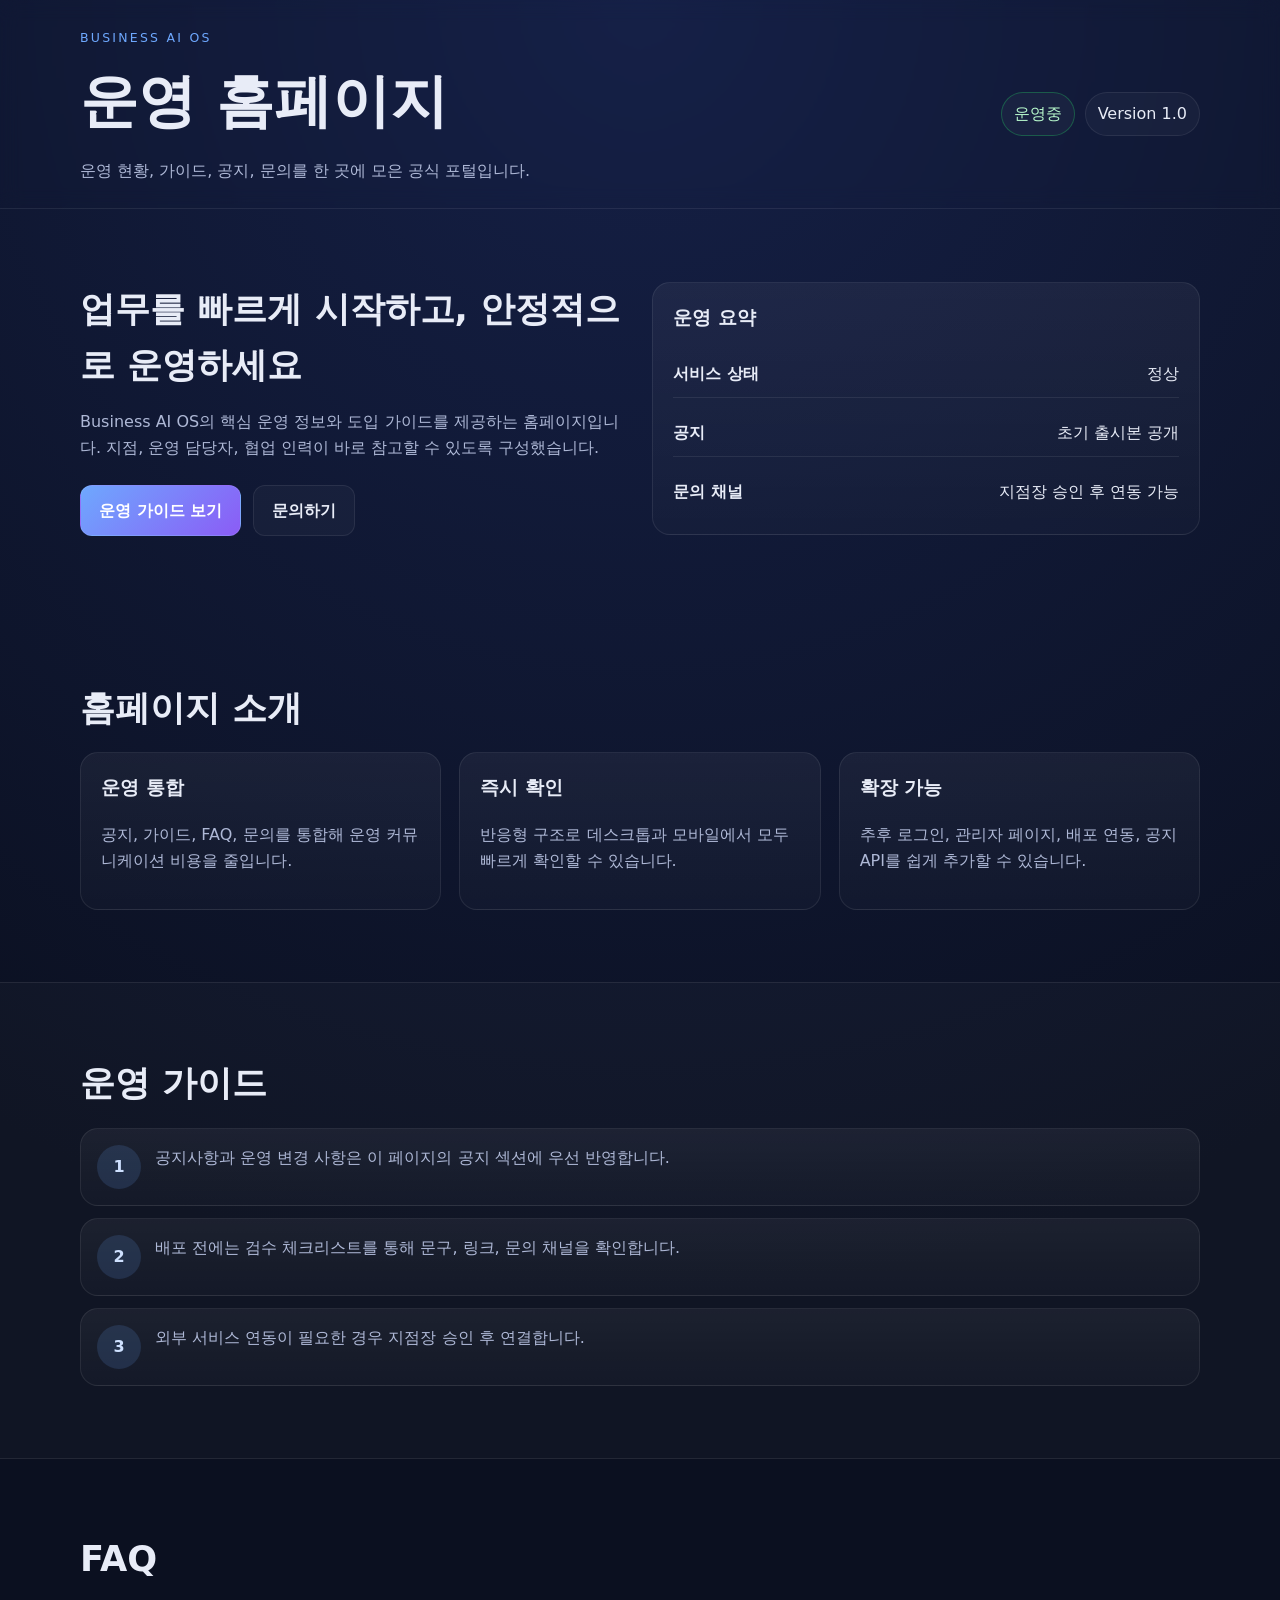
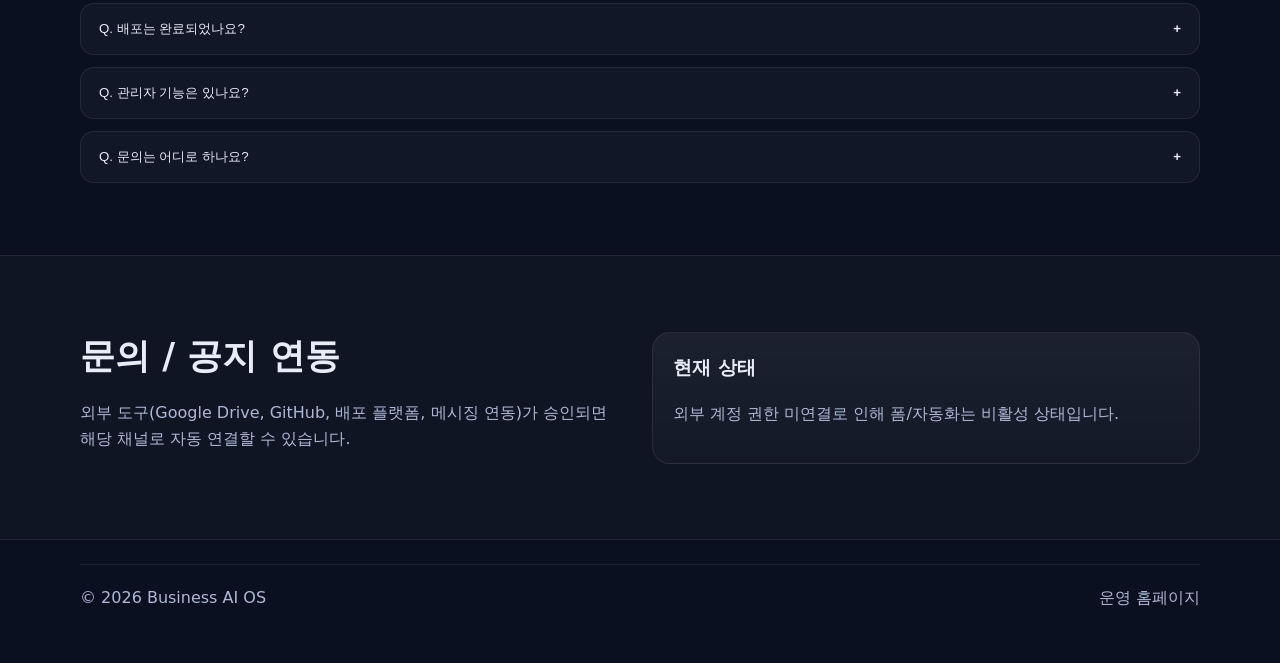
<file: AgentsSDK/generated_projects/wf_2a62e77c784b40c2_Business_AI_OS_#Uc6b4#Uc601_#Ud648#Ud398#Uc774#Uc9c0#Ub97c/index.html>
<!doctype html>
<html lang="ko">
<head>
  <meta charset="utf-8" />
  <meta name="viewport" content="width=device-width, initial-scale=1" />
  <meta name="description" content="Business AI OS 운영 홈페이지 - 운영 현황, 가이드, 공지, FAQ를 한 곳에서 확인하는 공식 포털" />
  <title>Business AI OS 운영 홈페이지</title>
  <link rel="stylesheet" href="assets/style.css" />
</head>
<body>
  <header class="site-header">
    <div class="container header-inner">
      <div>
        <p class="eyebrow">Business AI OS</p>
        <h1>운영 홈페이지</h1>
        <p class="lead">운영 현황, 가이드, 공지, 문의를 한 곳에 모은 공식 포털입니다.</p>
      </div>
      <div class="header-badges">
        <span class="badge success">운영중</span>
        <span class="badge">Version 1.0</span>
      </div>
    </div>
  </header>

  <main>
    <section class="section hero">
      <div class="container grid-2">
        <div>
          <h2>업무를 빠르게 시작하고, 안정적으로 운영하세요</h2>
          <p>Business AI OS의 핵심 운영 정보와 도입 가이드를 제공하는 홈페이지입니다. 지점, 운영 담당자, 협업 인력이 바로 참고할 수 있도록 구성했습니다.</p>
          <div class="cta-row">
            <a class="btn primary" href="#guide">운영 가이드 보기</a>
            <a class="btn secondary" href="#contact">문의하기</a>
          </div>
        </div>
        <div class="panel stats-panel">
          <h3>운영 요약</h3>
          <ul class="stats">
            <li><strong>서비스 상태</strong><span>정상</span></li>
            <li><strong>공지</strong><span>초기 출시본 공개</span></li>
            <li><strong>문의 채널</strong><span>지점장 승인 후 연동 가능</span></li>
          </ul>
        </div>
      </div>
    </section>

    <section class="section" id="about">
      <div class="container">
        <h2>홈페이지 소개</h2>
        <div class="cards">
          <article class="card">
            <h3>운영 통합</h3>
            <p>공지, 가이드, FAQ, 문의를 통합해 운영 커뮤니케이션 비용을 줄입니다.</p>
          </article>
          <article class="card">
            <h3>즉시 확인</h3>
            <p>반응형 구조로 데스크톱과 모바일에서 모두 빠르게 확인할 수 있습니다.</p>
          </article>
          <article class="card">
            <h3>확장 가능</h3>
            <p>추후 로그인, 관리자 페이지, 배포 연동, 공지 API를 쉽게 추가할 수 있습니다.</p>
          </article>
        </div>
      </div>
    </section>

    <section class="section alt" id="guide">
      <div class="container">
        <h2>운영 가이드</h2>
        <div class="guide-list">
          <div class="guide-item"><span>1</span><p>공지사항과 운영 변경 사항은 이 페이지의 공지 섹션에 우선 반영합니다.</p></div>
          <div class="guide-item"><span>2</span><p>배포 전에는 검수 체크리스트를 통해 문구, 링크, 문의 채널을 확인합니다.</p></div>
          <div class="guide-item"><span>3</span><p>외부 서비스 연동이 필요한 경우 지점장 승인 후 연결합니다.</p></div>
        </div>
      </div>
    </section>

    <section class="section" id="faq">
      <div class="container">
        <h2>FAQ</h2>
        <div class="faq-list">
          <button class="faq-item" aria-expanded="false">
            <span>Q. 배포는 완료되었나요?</span><strong>+</strong>
          </button>
          <div class="faq-panel">A. 현재는 외부 배포 계정 연결 없이 로컬 실행 가능한 초기 출시본입니다. 실제 배포는 권한 연결 후 진행합니다.</div>

          <button class="faq-item" aria-expanded="false">
            <span>Q. 관리자 기능은 있나요?</span><strong>+</strong>
          </button>
          <div class="faq-panel">A. 초기 버전에는 포함하지 않았습니다. 추후 계정/백엔드 연동 시 확장 가능합니다.</div>

          <button class="faq-item" aria-expanded="false">
            <span>Q. 문의는 어디로 하나요?</span><strong>+</strong>
          </button>
          <div class="faq-panel">A. 현재는 내부 승인 후 문의 채널을 연결하는 구조입니다. 연동 권한 확보 후 안내를 갱신하세요.</div>
        </div>
      </div>
    </section>

    <section class="section alt" id="contact">
      <div class="container contact-grid">
        <div>
          <h2>문의 / 공지 연동</h2>
          <p>외부 도구(Google Drive, GitHub, 배포 플랫폼, 메시징 연동)가 승인되면 해당 채널로 자동 연결할 수 있습니다.</p>
        </div>
        <div class="panel">
          <h3>현재 상태</h3>
          <p>외부 계정 권한 미연결로 인해 폼/자동화는 비활성 상태입니다.</p>
        </div>
      </div>
    </section>
  </main>

  <footer class="site-footer">
    <div class="container footer-inner">
      <p>© <span id="year"></span> Business AI OS</p>
      <p>운영 홈페이지</p>
    </div>
  </footer>

  <script src="assets/app.js"></script>
</body>
</html>
</file>
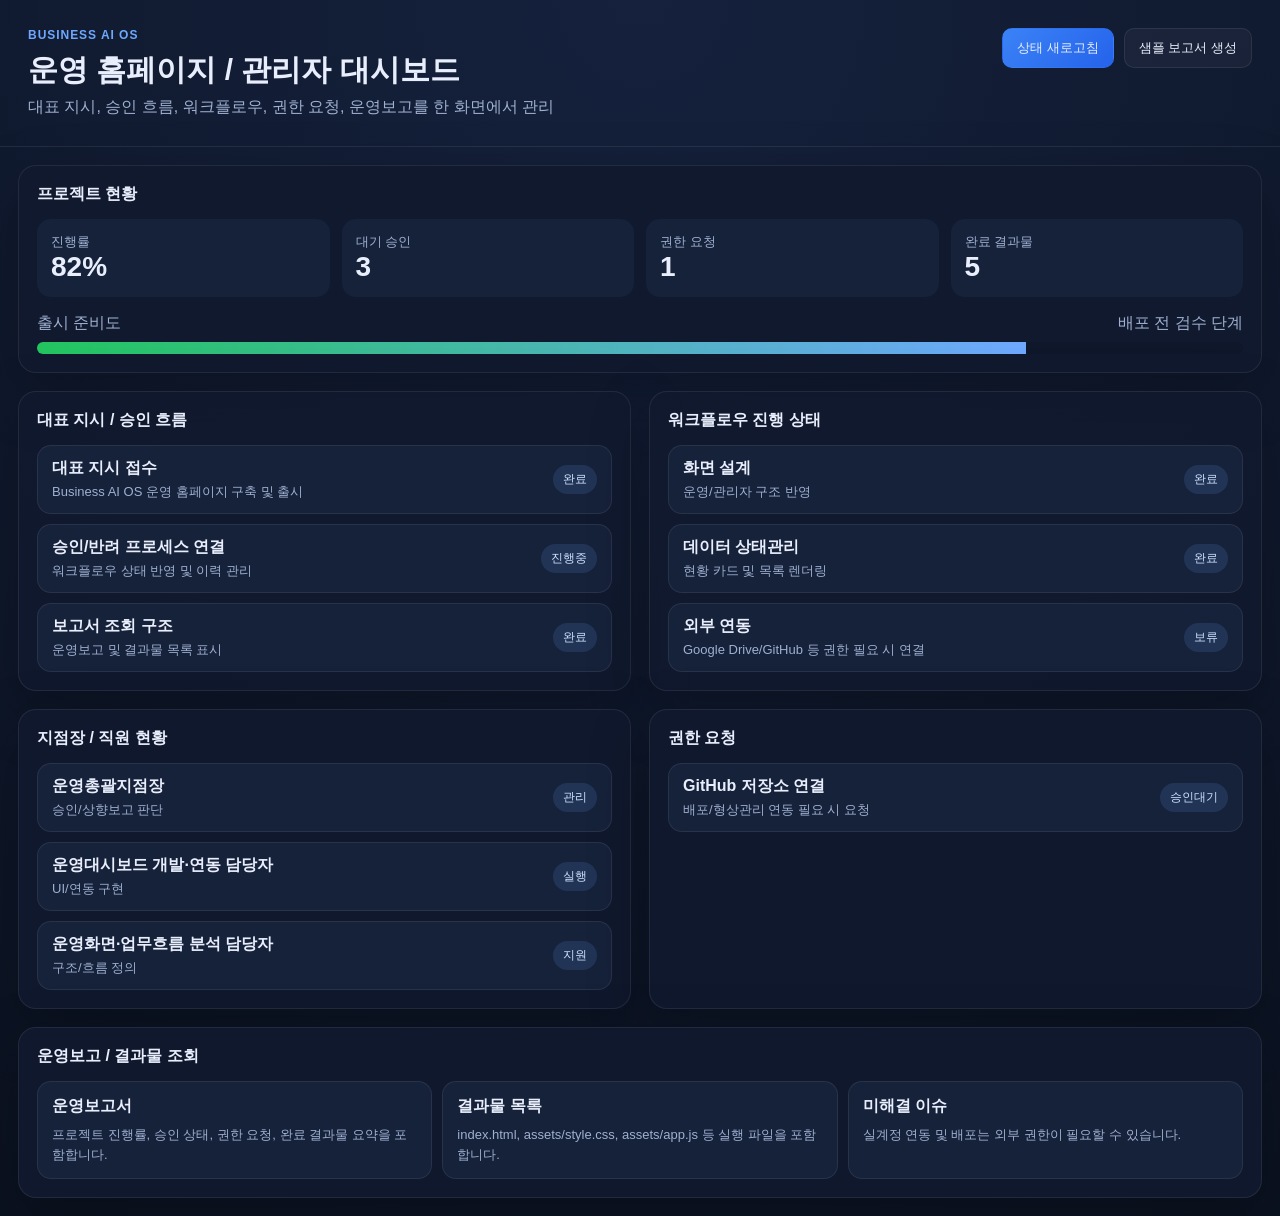
<file: AgentsSDK/generated_projects/wf_b0bcda2bd7ba4a9f_Business_AI_OS_#Uc6b4#Uc601_#Ud648#Ud398#Uc774#Uc9c0#Ub97c/index.html>
<!DOCTYPE html>
<html lang="ko">
<head>
  <meta charset="UTF-8" />
  <meta name="viewport" content="width=device-width, initial-scale=1.0" />
  <title>Business AI OS 운영 홈페이지</title>
  <link rel="stylesheet" href="assets/style.css" />
</head>
<body>
  <header class="topbar">
    <div>
      <div class="eyebrow">Business AI OS</div>
      <h1>운영 홈페이지 / 관리자 대시보드</h1>
      <p>대표 지시, 승인 흐름, 워크플로우, 권한 요청, 운영보고를 한 화면에서 관리</p>
    </div>
    <div class="topbar-actions">
      <button class="btn primary" id="btnRefresh">상태 새로고침</button>
      <button class="btn" id="btnSampleReport">샘플 보고서 생성</button>
    </div>
  </header>

  <main class="grid">
    <section class="card hero">
      <div class="card-title">프로젝트 현황</div>
      <div class="hero-grid">
        <div class="metric">
          <span>진행률</span>
          <strong id="projectProgress">82%</strong>
        </div>
        <div class="metric">
          <span>대기 승인</span>
          <strong id="pendingApprovals">3</strong>
        </div>
        <div class="metric">
          <span>권한 요청</span>
          <strong id="permissionCount">1</strong>
        </div>
        <div class="metric">
          <span>완료 결과물</span>
          <strong id="deliverablesCount">5</strong>
        </div>
      </div>
      <div class="progress-wrap">
        <div class="progress-label"><span>출시 준비도</span><span id="progressText">배포 전 검수 단계</span></div>
        <div class="progress-bar"><div id="progressBar" class="progress-fill"></div></div>
      </div>
    </section>

    <section class="card">
      <div class="card-title">대표 지시 / 승인 흐름</div>
      <div id="directiveList" class="list"></div>
    </section>

    <section class="card">
      <div class="card-title">워크플로우 진행 상태</div>
      <div id="workflowList" class="list"></div>
    </section>

    <section class="card">
      <div class="card-title">지점장 / 직원 현황</div>
      <div id="staffList" class="list"></div>
    </section>

    <section class="card">
      <div class="card-title">권한 요청</div>
      <div id="permissionList" class="list"></div>
    </section>

    <section class="card wide">
      <div class="card-title">운영보고 / 결과물 조회</div>
      <div id="reportList" class="report-grid"></div>
    </section>
  </main>

  <template id="itemTemplate">
    <div class="list-item">
      <div>
        <div class="item-title"></div>
        <div class="item-sub"></div>
      </div>
      <div class="item-badge"></div>
    </div>
  </template>

  <script src="assets/app.js"></script>
</body>
</html>
</file>
<file: AgentsSDK/generated_projects/wf_2a62e77c784b40c2_Business_AI_OS_#Uc6b4#Uc601_#Ud648#Ud398#Uc774#Uc9c0#Ub97c/assets/style.css>
:root {
  --bg: #0b1020;
  --panel: #111831;
  --panel-2: #0f1730;
  --text: #e8ecf7;
  --muted: #aeb8d6;
  --primary: #6ea8fe;
  --primary-2: #8b5cf6;
  --success: #22c55e;
  --border: rgba(255,255,255,.08);
}
* { box-sizing: border-box; }
html { scroll-behavior: smooth; }
body {
  margin: 0;
  font-family: Inter, system-ui, -apple-system, BlinkMacSystemFont, 'Segoe UI', sans-serif;
  color: var(--text);
  background: radial-gradient(circle at top, #152047 0%, var(--bg) 55%);
  line-height: 1.6;
}
a { color: inherit; text-decoration: none; }
.container { width: min(1120px, calc(100% - 32px)); margin: 0 auto; }
.section { padding: 72px 0; }
.alt { background: rgba(255,255,255,.02); border-top: 1px solid var(--border); border-bottom: 1px solid var(--border); }
.site-header { padding: 28px 0 8px; border-bottom: 1px solid var(--border); backdrop-filter: blur(10px); }
.header-inner, .footer-inner, .grid-2, .contact-grid { display: grid; gap: 24px; }
.header-inner { grid-template-columns: 1fr auto; align-items: center; }
.grid-2, .contact-grid { grid-template-columns: repeat(2, minmax(0, 1fr)); align-items: center; }
.eyebrow { text-transform: uppercase; letter-spacing: .18em; color: var(--primary); font-size: .78rem; margin: 0 0 8px; }
h1, h2, h3, p { margin-top: 0; }
h1 { font-size: clamp(2rem, 5vw, 3.6rem); margin-bottom: 10px; }
h2 { font-size: clamp(1.5rem, 3vw, 2.2rem); margin-bottom: 16px; }
.lead, .section p { color: var(--muted); }
.badge { display: inline-flex; padding: 8px 12px; border: 1px solid var(--border); border-radius: 999px; background: rgba(255,255,255,.03); }
.badge.success { border-color: rgba(34,197,94,.35); color: #b6f7cb; }
.header-badges { display: flex; gap: 10px; flex-wrap: wrap; }
.panel, .card, .guide-item, .faq-panel { background: linear-gradient(180deg, rgba(255,255,255,.05), rgba(255,255,255,.02)); border: 1px solid var(--border); border-radius: 18px; }
.panel, .card { padding: 20px; }
.stats { list-style: none; padding: 0; margin: 0; display: grid; gap: 12px; }
.stats li { display: flex; justify-content: space-between; gap: 20px; padding: 10px 0; border-bottom: 1px solid var(--border); }
.stats li:last-child { border-bottom: 0; }
.cta-row { display: flex; gap: 12px; flex-wrap: wrap; margin-top: 24px; }
.btn { padding: 12px 18px; border-radius: 12px; border: 1px solid var(--border); font-weight: 600; }
.btn.primary { background: linear-gradient(135deg, var(--primary), var(--primary-2)); color: #fff; }
.btn.secondary { background: rgba(255,255,255,.03); }
.cards { display: grid; grid-template-columns: repeat(3, minmax(0, 1fr)); gap: 18px; }
.guide-list, .faq-list { display: grid; gap: 12px; }
.guide-item { display: grid; grid-template-columns: 44px 1fr; gap: 14px; padding: 16px; align-items: start; }
.guide-item span { width: 44px; height: 44px; display: grid; place-items: center; border-radius: 50%; background: rgba(110,168,254,.15); color: #cfe1ff; font-weight: 700; }
.faq-item { width: 100%; display: flex; justify-content: space-between; align-items: center; gap: 16px; padding: 16px 18px; border-radius: 14px; border: 1px solid var(--border); background: rgba(255,255,255,.03); color: var(--text); cursor: pointer; }
.faq-panel { display: none; padding: 16px 18px; margin-top: -4px; border-top-left-radius: 0; border-top-right-radius: 0; color: var(--muted); }
.faq-panel.open { display: block; }
.site-footer { padding: 24px 0 36px; color: var(--muted); }
.footer-inner { grid-template-columns: 1fr auto; border-top: 1px solid var(--border); padding-top: 20px; }
@media (max-width: 860px) {
  .header-inner, .grid-2, .contact-grid, .cards, .footer-inner { grid-template-columns: 1fr; }
  .section { padding: 56px 0; }
}
</file>
<file: AgentsSDK/generated_projects/wf_b0bcda2bd7ba4a9f_Business_AI_OS_#Uc6b4#Uc601_#Ud648#Ud398#Uc774#Uc9c0#Ub97c/assets/style.css>
:root {
  --bg: #0b1220;
  --panel: #111a2e;
  --panel-2: #16213a;
  --text: #e8eefc;
  --muted: #9fb0d0;
  --primary: #6ea8fe;
  --success: #22c55e;
  --warn: #f59e0b;
  --danger: #ef4444;
  --border: rgba(255,255,255,.08);
}
* { box-sizing: border-box; }
body {
  margin: 0;
  font-family: Inter, Arial, sans-serif;
  background: radial-gradient(circle at top, #15213d, var(--bg));
  color: var(--text);
}
.topbar {
  display: flex;
  justify-content: space-between;
  gap: 16px;
  padding: 28px;
  border-bottom: 1px solid var(--border);
}
.eyebrow { color: var(--primary); font-weight: 700; letter-spacing: .08em; text-transform: uppercase; font-size: 12px; }
h1 { margin: 8px 0 6px; font-size: 30px; }
p { margin: 0; color: var(--muted); }
.topbar-actions { display: flex; gap: 10px; align-items: flex-start; }
.btn {
  border: 1px solid var(--border);
  background: rgba(255,255,255,.04);
  color: var(--text);
  padding: 10px 14px;
  border-radius: 10px;
  cursor: pointer;
}
.btn.primary { background: linear-gradient(135deg, #3b82f6, #2563eb); border-color: transparent; }
.grid {
  display: grid;
  grid-template-columns: repeat(2, minmax(0, 1fr));
  gap: 18px;
  padding: 18px;
}
.card {
  background: rgba(17,26,46,.92);
  border: 1px solid var(--border);
  border-radius: 18px;
  padding: 18px;
  box-shadow: 0 20px 60px rgba(0,0,0,.25);
}
.card.wide { grid-column: 1 / -1; }
.card-title { font-weight: 700; margin-bottom: 14px; }
.hero { grid-column: 1 / -1; }
.hero-grid { display: grid; grid-template-columns: repeat(4, 1fr); gap: 12px; }
.metric { background: var(--panel-2); border-radius: 14px; padding: 14px; }
.metric span { display: block; color: var(--muted); font-size: 13px; }
.metric strong { font-size: 28px; }
.progress-wrap { margin-top: 16px; }
.progress-label { display: flex; justify-content: space-between; margin-bottom: 8px; color: var(--muted); }
.progress-bar { height: 12px; background: #0f172a; border-radius: 999px; overflow: hidden; }
.progress-fill { height: 100%; width: 82%; background: linear-gradient(90deg, #22c55e, #6ea8fe); }
.list, .report-grid { display: grid; gap: 10px; }
.list-item {
  display: flex; justify-content: space-between; gap: 12px;
  padding: 12px 14px; border-radius: 14px; background: var(--panel-2);
  border: 1px solid var(--border);
}
.item-title { font-weight: 600; }
.item-sub { color: var(--muted); font-size: 13px; margin-top: 4px; }
.item-badge {
  align-self: center; padding: 6px 10px; border-radius: 999px; font-size: 12px;
  background: rgba(110,168,254,.14); color: #cfe2ff;
}
.report-grid { grid-template-columns: repeat(3, minmax(0, 1fr)); }
.report-card {
  background: var(--panel-2); border: 1px solid var(--border); border-radius: 14px; padding: 14px;
}
.report-card h3 { margin: 0 0 8px; font-size: 16px; }
.report-card p { font-size: 13px; line-height: 1.5; }
@media (max-width: 900px) {
  .grid, .hero-grid, .report-grid { grid-template-columns: 1fr; }
  .topbar { flex-direction: column; }
}
</file>
